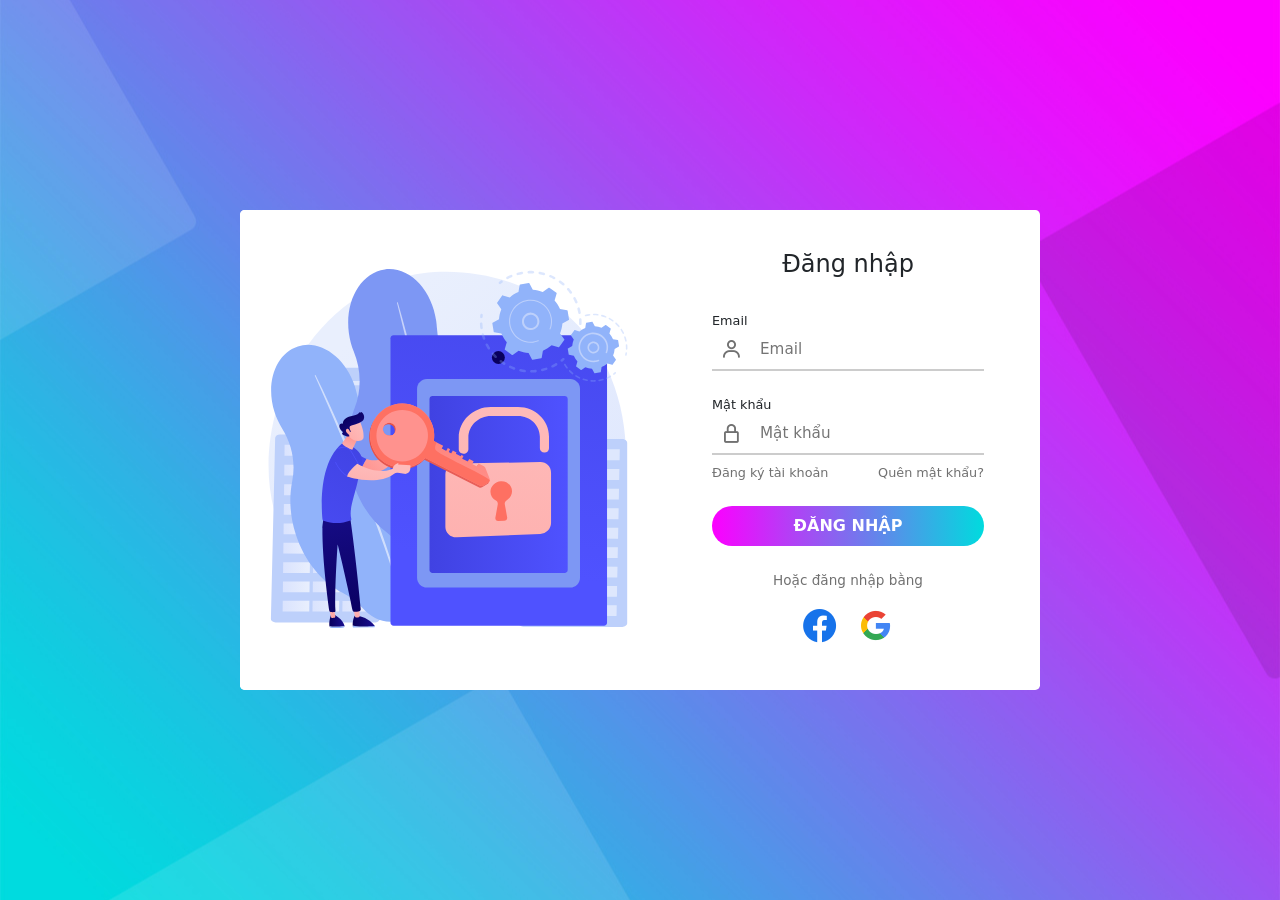
<file: login.html>
<!DOCTYPE html>
<html lang="en">
<head>
    <meta charset="UTF-8">
    <meta name="viewport" content="width=device-width, initial-scale=1.0">
    <title>Đăng nhập</title>

    <!-- Bootstrap -->
    <link href="https://cdn.jsdelivr.net/npm/bootstrap@5.3.2/dist/css/bootstrap.min.css" rel="stylesheet" 
    integrity="sha384-T3c6CoIi6uLrA9TneNEoa7RxnatzjcDSCmG1MXxSR1GAsXEV/Dwwykc2MPK8M2HN" crossorigin="anonymous">
    <script src="https://cdn.jsdelivr.net/npm/bootstrap@5.3.2/dist/js/bootstrap.bundle.min.js" 
    integrity="sha384-C6RzsynM9kWDrMNeT87bh95OGNyZPhcTNXj1NW7RuBCsyN/o0jlpcV8Qyq46cDfL" crossorigin="anonymous" defer></script>

    <!-- Fontawesome -->
    <link rel="stylesheet" href="https://cdnjs.cloudflare.com/ajax/libs/font-awesome/6.5.1/css/all.min.css" 
    integrity="sha512-DTOQO9RWCH3ppGqcWaEA1BIZOC6xxalwEsw9c2QQeAIftl+Vegovlnee1c9QX4TctnWMn13TZye+giMm8e2LwA==" crossorigin="anonymous" referrerpolicy="no-referrer" />

    <!-- Box Icon -->
    <link href='https://unpkg.com/boxicons@2.1.4/css/boxicons.min.css' rel='stylesheet'>

    <!-- CSS -->
    <link type="text/css" rel="stylesheet" href="/css/loader.css">
    <link type="text/css" rel="stylesheet" href="/css/login.css">

</head>
<body>

    <div class="page-loader show">
        <div aria-label="Orange and tan hamster running in a metal wheel" role="img" class="wheel-and-hamster">
            <div class="wheel"></div>
            <div class="hamster">
                <div class="hamster__body">
                    <div class="hamster__head">
                        <div class="hamster__ear"></div>
                        <div class="hamster__eye"></div>
                        <div class="hamster__nose"></div>
                    </div>
                    <div class="hamster__limb hamster__limb--fr"></div>
                    <div class="hamster__limb hamster__limb--fl"></div>
                    <div class="hamster__limb hamster__limb--br"></div>
                    <div class="hamster__limb hamster__limb--bl"></div>
                    <div class="hamster__tail"></div>
                </div>
            </div>
            <div class="spoke"></div>
        </div>
    </div>

    <div class="login-page">
        <div class="login-wrapper d-flex">
            <div class="login-banner">
            </div>
            <div class="login-form-box d-flex flex-column align-items-center justify-content-center">
                <h4 class="text-center mb-4">Đăng nhập</h4>
                <form action="#" method="post" class="login-form d-flex flex-column align-items-center">
                    <div class="d-flex flex-column mt-2">
                        <label class="ac-label" for="login-email">Email</label>
                        <div class="ac-input-box d-flex align-items-center">
                            <i class='bx bx-user'></i>
                            <input type="email" name="login-email" id="login-email" placeholder="Email" autocomplete="off" required>
                            <span class="ac-input-focus"></span>
                        </div>
                    </div>
                    <div class="d-flex flex-column mt-4">
                        <label class=ac-label for="login-password">Mật khẩu</label>
                        <div class="ac-input-box d-flex align-items-center">
                            <i class='bx bx-lock-alt'></i>
                            <input type="password" name="login-password" id="login-password" placeholder="Mật khẩu" required>
                            <span class="ac-input-focus"></span>
                        </div>
                    </div>
                    <div class="register-forgot-action d-flex justify-content-between mt-2">
                        <a href="register.html">Đăng ký tài khoản</a>
                        <a href="#">Quên mật khẩu?</a>
                    </div>
                    <button class="ac-button mt-4" type="submit">Đăng nhập</button>
                </form>
                <div class="login-break d-flex align-items-center mt-4">
                    <p>Hoặc đăng nhập bằng</p>
                </div>
                <div class="other-login-med d-flex gap-3 mt-3">
                    <a href="#">
                        <i class='bx bxl-facebook-circle'></i>
                    </a>
                    <a href="#">
                        <i class='bx bxl-google'></i>
                    </a>
                </div>
            
            </div>
        </div>
    </div>


    <!-- Jquery -->
    <script type="text/javascript" src="https://code.jquery.com/jquery-3.7.1.min.js" defer></script>

    <!-- Javascript -->
    <script type="text/javascript" src="/javascript/layout.js" defer></script>

</body>
</html>
</file>
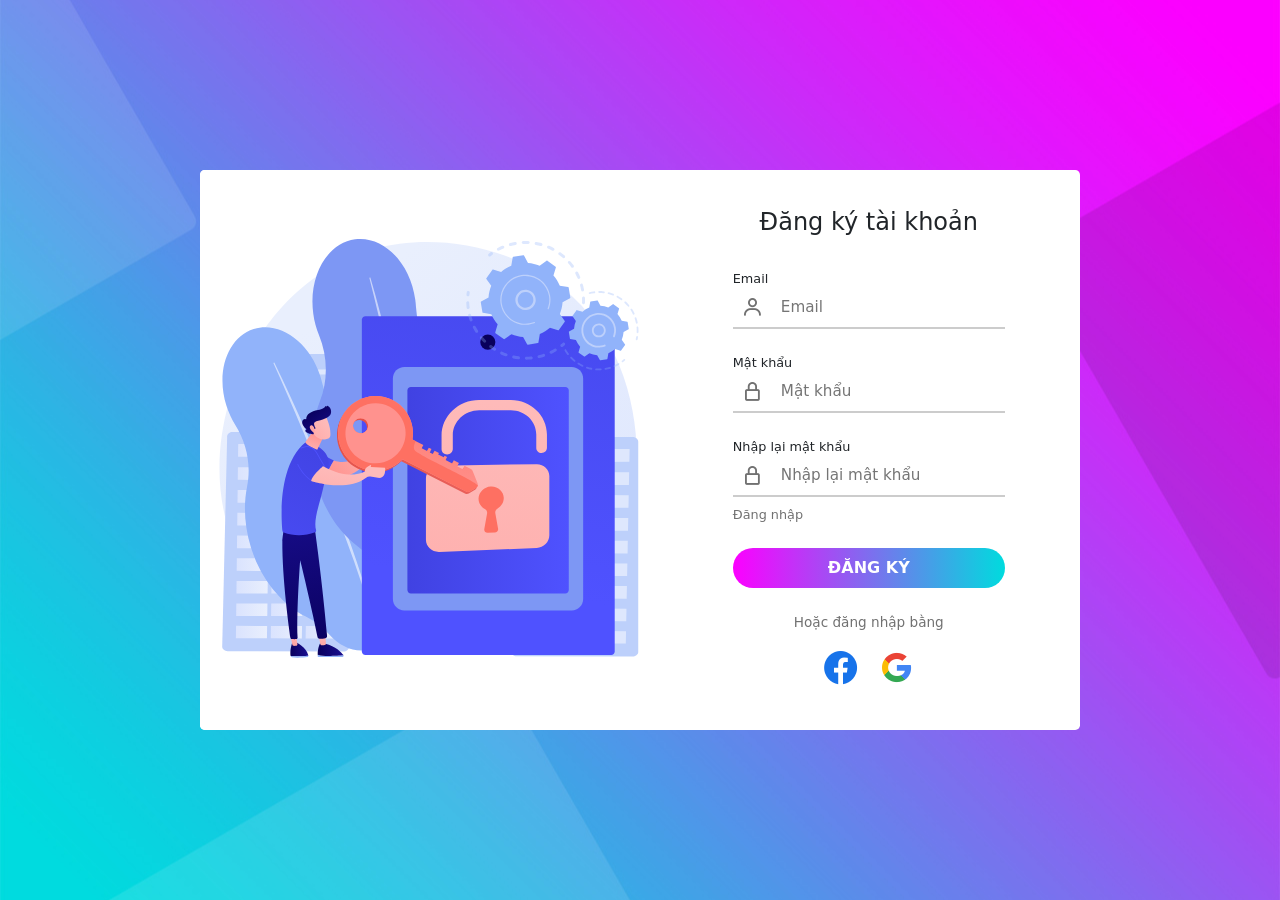
<file: register.html>
<!DOCTYPE html>
<html lang="en">
<head>
    <meta charset="UTF-8">
    <meta name="viewport" content="width=device-width, initial-scale=1.0">
    <title>Đăng ký tài khoản</title>

    <!-- Bootstrap -->
    <link href="https://cdn.jsdelivr.net/npm/bootstrap@5.3.2/dist/css/bootstrap.min.css" rel="stylesheet" 
    integrity="sha384-T3c6CoIi6uLrA9TneNEoa7RxnatzjcDSCmG1MXxSR1GAsXEV/Dwwykc2MPK8M2HN" crossorigin="anonymous">
    <script src="https://cdn.jsdelivr.net/npm/bootstrap@5.3.2/dist/js/bootstrap.bundle.min.js" 
    integrity="sha384-C6RzsynM9kWDrMNeT87bh95OGNyZPhcTNXj1NW7RuBCsyN/o0jlpcV8Qyq46cDfL" crossorigin="anonymous" defer></script>

    <!-- Fontawesome -->
    <link rel="stylesheet" href="https://cdnjs.cloudflare.com/ajax/libs/font-awesome/6.5.1/css/all.min.css" 
    integrity="sha512-DTOQO9RWCH3ppGqcWaEA1BIZOC6xxalwEsw9c2QQeAIftl+Vegovlnee1c9QX4TctnWMn13TZye+giMm8e2LwA==" crossorigin="anonymous" referrerpolicy="no-referrer" />

    <!-- Box Icon -->
    <link href='https://unpkg.com/boxicons@2.1.4/css/boxicons.min.css' rel='stylesheet'>

    <!-- CSS -->
    <link type="text/css" rel="stylesheet" href="/css/loader.css">
    <link type="text/css" rel="stylesheet" href="/css/login.css">

</head>
<body>

    <div class="page-loader show">
        <div aria-label="Orange and tan hamster running in a metal wheel" role="img" class="wheel-and-hamster">
            <div class="wheel"></div>
            <div class="hamster">
                <div class="hamster__body">
                    <div class="hamster__head">
                        <div class="hamster__ear"></div>
                        <div class="hamster__eye"></div>
                        <div class="hamster__nose"></div>
                    </div>
                    <div class="hamster__limb hamster__limb--fr"></div>
                    <div class="hamster__limb hamster__limb--fl"></div>
                    <div class="hamster__limb hamster__limb--br"></div>
                    <div class="hamster__limb hamster__limb--bl"></div>
                    <div class="hamster__tail"></div>
                </div>
            </div>
            <div class="spoke"></div>
        </div>
    </div>

    <div class="register-page">
        <div class="register-wrapper d-flex">
            <div class="register-banner">
            </div>
            <div class="register-form-box d-flex flex-column align-items-center justify-content-center">
                <h4 class="text-center mb-4">Đăng ký tài khoản</h4>
                <form action="#" method="post" class="register-form d-flex flex-column align-items-center">
                    <div class="d-flex flex-column mt-2">
                        <label class="ac-label" for="register-email">Email</label>
                        <div class="ac-input-box d-flex align-items-center">
                            <i class='bx bx-user'></i>
                            <input type="email" name="register-email" id="register-email" placeholder="Email" autocomplete="off" required>
                            <span class="ac-input-focus"></span>
                        </div>
                    </div>
                    <div class="d-flex flex-column mt-4">
                        <label class=ac-label for="register-password">Mật khẩu</label>
                        <div class="ac-input-box d-flex align-items-center">
                            <i class='bx bx-lock-alt'></i>
                            <input type="password" name="register-password" id="register-password" placeholder="Mật khẩu" required>
                            <span class="ac-input-focus"></span>
                        </div>
                    </div>
                    <div class="d-flex flex-column mt-4">
                        <label class=ac-label for="register-password-1">Nhập lại mật khẩu</label>
                        <div class="ac-input-box d-flex align-items-center">
                            <i class='bx bx-lock-alt'></i>
                            <input type="password" name="register-password-1" id="register-password-1" placeholder="Nhập lại mật khẩu" required>
                            <span class="ac-input-focus"></span>
                        </div>
                    </div>
                    <div class="register-forgot-action d-flex justify-content-between mt-2">
                        <a href="login.html">Đăng nhập</a>
                    </div>
                    <button class="ac-button mt-4" type="submit">Đăng ký</button>
                </form>
                <div class="login-break d-flex align-items-center mt-4">
                    <p>Hoặc đăng nhập bằng</p>
                </div>
                <div class="other-login-med d-flex gap-3 mt-3">
                    <a href="#">
                        <i class='bx bxl-facebook-circle'></i>
                    </a>
                    <a href="#">
                        <i class='bx bxl-google'></i>
                    </a>
                </div>
            
            </div>
        </div>
    </div>


        <!-- Jquery -->
        <script type="text/javascript" src="https://code.jquery.com/jquery-3.7.1.min.js" defer></script>

        <!-- Javascript -->
        <script type="text/javascript" src="/javascript/layout.js" defer></script>

</body>
</html>
</file>
<file: css/loader.css>
.page-loader {
    position: fixed;
    top: 0;
    left: 0;
    width: 100vw;
    height: 100vh;
    display: grid;
    place-items: center;
    background: #212121;
    visibility: hidden;
    opacity: 0;
    transition: .3s ease-in-out;
    z-index: 100;
}

.page-loader.show {
    opacity: 1;
    left: 0;
    visibility: visible;
}

.page-loader.show .wheel-and-hamster {
  opacity: 1;
}

.wheel-and-hamster {
    --dur: 1s;
    position: relative;
    width: 12em;
    height: 12em;
    font-size: 14px;
    opacity: 0;
    transition: all .1s ease;
  }
  
  .wheel,
  .hamster,
  .hamster div,
  .spoke {
    position: absolute;
  }
  
  .wheel,
  .spoke {
    border-radius: 50%;
    top: 0;
    left: 0;
    width: 100%;
    height: 100%;
  }
  
  .wheel {
    background: radial-gradient(100% 100% at center,hsla(0,0%,60%,0) 47.8%,hsl(0,0%,60%) 48%);
    z-index: 2;
  }
  
  .hamster {
    animation: hamster var(--dur) ease-in-out infinite;
    top: 50%;
    left: calc(50% - 3.5em);
    width: 7em;
    height: 3.75em;
    transform: rotate(4deg) translate(-0.8em,1.85em);
    transform-origin: 50% 0;
    z-index: 1;
  }
  
  .hamster__head {
    animation: hamsterHead var(--dur) ease-in-out infinite;
    background: hsl(30,90%,55%);
    border-radius: 70% 30% 0 100% / 40% 25% 25% 60%;
    box-shadow: 0 -0.25em 0 hsl(30,90%,80%) inset,
          0.75em -1.55em 0 hsl(30,90%,90%) inset;
    top: 0;
    left: -2em;
    width: 2.75em;
    height: 2.5em;
    transform-origin: 100% 50%;
  }
  
  .hamster__ear {
    animation: hamsterEar var(--dur) ease-in-out infinite;
    background: hsl(0,90%,85%);
    border-radius: 50%;
    box-shadow: -0.25em 0 hsl(30,90%,55%) inset;
    top: -0.25em;
    right: -0.25em;
    width: 0.75em;
    height: 0.75em;
    transform-origin: 50% 75%;
  }
  
  .hamster__eye {
    animation: hamsterEye var(--dur) linear infinite;
    background-color: hsl(0,0%,0%);
    border-radius: 50%;
    top: 0.375em;
    left: 1.25em;
    width: 0.5em;
    height: 0.5em;
  }
  
  .hamster__nose {
    background: hsl(0,90%,75%);
    border-radius: 35% 65% 85% 15% / 70% 50% 50% 30%;
    top: 0.75em;
    left: 0;
    width: 0.2em;
    height: 0.25em;
  }
  
  .hamster__body {
    animation: hamsterBody var(--dur) ease-in-out infinite;
    background: hsl(30,90%,90%);
    border-radius: 50% 30% 50% 30% / 15% 60% 40% 40%;
    box-shadow: 0.1em 0.75em 0 hsl(30,90%,55%) inset,
          0.15em -0.5em 0 hsl(30,90%,80%) inset;
    top: 0.25em;
    left: 2em;
    width: 4.5em;
    height: 3em;
    transform-origin: 17% 50%;
    transform-style: preserve-3d;
  }
  
  .hamster__limb--fr,
  .hamster__limb--fl {
    clip-path: polygon(0 0,100% 0,70% 80%,60% 100%,0% 100%,40% 80%);
    top: 2em;
    left: 0.5em;
    width: 1em;
    height: 1.5em;
    transform-origin: 50% 0;
  }
  
  .hamster__limb--fr {
    animation: hamsterFRLimb var(--dur) linear infinite;
    background: linear-gradient(hsl(30,90%,80%) 80%,hsl(0,90%,75%) 80%);
    transform: rotate(15deg) translateZ(-1px);
  }
  
  .hamster__limb--fl {
    animation: hamsterFLLimb var(--dur) linear infinite;
    background: linear-gradient(hsl(30,90%,90%) 80%,hsl(0,90%,85%) 80%);
    transform: rotate(15deg);
  }
  
  .hamster__limb--br,
  .hamster__limb--bl {
    border-radius: 0.75em 0.75em 0 0;
    clip-path: polygon(0 0,100% 0,100% 30%,70% 90%,70% 100%,30% 100%,40% 90%,0% 30%);
    top: 1em;
    left: 2.8em;
    width: 1.5em;
    height: 2.5em;
    transform-origin: 50% 30%;
  }
  
  .hamster__limb--br {
    animation: hamsterBRLimb var(--dur) linear infinite;
    background: linear-gradient(hsl(30,90%,80%) 90%,hsl(0,90%,75%) 90%);
    transform: rotate(-25deg) translateZ(-1px);
  }
  
  .hamster__limb--bl {
    animation: hamsterBLLimb var(--dur) linear infinite;
    background: linear-gradient(hsl(30,90%,90%) 90%,hsl(0,90%,85%) 90%);
    transform: rotate(-25deg);
  }
  
  .hamster__tail {
    animation: hamsterTail var(--dur) linear infinite;
    background: hsl(0,90%,85%);
    border-radius: 0.25em 50% 50% 0.25em;
    box-shadow: 0 -0.2em 0 hsl(0,90%,75%) inset;
    top: 1.5em;
    right: -0.5em;
    width: 1em;
    height: 0.5em;
    transform: rotate(30deg) translateZ(-1px);
    transform-origin: 0.25em 0.25em;
  }
  
  .spoke {
    animation: spoke var(--dur) linear infinite;
    background: radial-gradient(100% 100% at center,hsl(0,0%,60%) 4.8%,hsla(0,0%,60%,0) 5%),
          linear-gradient(hsla(0,0%,55%,0) 46.9%,hsl(0,0%,65%) 47% 52.9%,hsla(0,0%,65%,0) 53%) 50% 50% / 99% 99% no-repeat;
  }
  
  /* Animations */
  @keyframes hamster {
    from, to {
      transform: rotate(4deg) translate(-0.8em,1.85em);
    }
  
    50% {
      transform: rotate(0) translate(-0.8em,1.85em);
    }
  }
  
  @keyframes hamsterHead {
    from, 25%, 50%, 75%, to {
      transform: rotate(0);
    }
  
    12.5%, 37.5%, 62.5%, 87.5% {
      transform: rotate(8deg);
    }
  }
  
  @keyframes hamsterEye {
    from, 90%, to {
      transform: scaleY(1);
    }
  
    95% {
      transform: scaleY(0);
    }
  }
  
  @keyframes hamsterEar {
    from, 25%, 50%, 75%, to {
      transform: rotate(0);
    }
  
    12.5%, 37.5%, 62.5%, 87.5% {
      transform: rotate(12deg);
    }
  }
  
  @keyframes hamsterBody {
    from, 25%, 50%, 75%, to {
      transform: rotate(0);
    }
  
    12.5%, 37.5%, 62.5%, 87.5% {
      transform: rotate(-2deg);
    }
  }
  
  @keyframes hamsterFRLimb {
    from, 25%, 50%, 75%, to {
      transform: rotate(50deg) translateZ(-1px);
    }
  
    12.5%, 37.5%, 62.5%, 87.5% {
      transform: rotate(-30deg) translateZ(-1px);
    }
  }
  
  @keyframes hamsterFLLimb {
    from, 25%, 50%, 75%, to {
      transform: rotate(-30deg);
    }
  
    12.5%, 37.5%, 62.5%, 87.5% {
      transform: rotate(50deg);
    }
  }
  
  @keyframes hamsterBRLimb {
    from, 25%, 50%, 75%, to {
      transform: rotate(-60deg) translateZ(-1px);
    }
  
    12.5%, 37.5%, 62.5%, 87.5% {
      transform: rotate(20deg) translateZ(-1px);
    }
  }
  
  @keyframes hamsterBLLimb {
    from, 25%, 50%, 75%, to {
      transform: rotate(20deg);
    }
  
    12.5%, 37.5%, 62.5%, 87.5% {
      transform: rotate(-60deg);
    }
  }
  
  @keyframes hamsterTail {
    from, 25%, 50%, 75%, to {
      transform: rotate(30deg) translateZ(-1px);
    }
  
    12.5%, 37.5%, 62.5%, 87.5% {
      transform: rotate(10deg) translateZ(-1px);
    }
  }
  
  @keyframes spoke {
    from {
      transform: rotate(0);
    }
  
    to {
      transform: rotate(-1turn);
    }
  }
</file>
<file: css/login.css>
* {
    padding: 0;
    margin: 0;
}

body {
    background-image: url(/images/bg-01.jpg);
    background-repeat: no-repeat;
    background-position: center;
    background-size: cover;
}

.login-page, .register-page {
    width: 100vw;
    height: 100vh;
    display: grid;
    place-items: center;
}

.login-wrapper, .register-wrapper {
    width: 50rem;
    height: 30rem;
    background: #fff;
    border-radius: 0.3rem;
    overflow: hidden;
}

.register-wrapper {
    height: 35rem;
    width: 55rem;
}

.login-banner, .register-banner {
    width: 52%;
    height: 100%;
    background-image: url(/images/12085707_20944201.svg);
    background-size: cover;
    background-repeat: no-repeat;
    background-position: center;
}

.login-form-box, .register-form-box {
    width: 48%;
    padding: 1rem;
}

.ac-input-box {
    border-bottom: 2px solid #ccc;
    width: 17rem;
    padding: 0 0.5rem;
    position: relative;
}

.ac-label {
    font-size: 0.8rem;
    font-weight: 500;
}

.ac-input-box input {
    border: none;
    outline: none;
    padding: 0.5rem 0;
    font-size: 0.95em;
    width: calc(100% - 2.5rem);
    font-weight: 500;
}

.ac-input-box i {
    width: 2.5rem;
    font-size: 1.4rem;
    color: #717171;
}

.ac-input-focus {
    position: absolute;
    bottom: -2px;
    left: 0;
    background: #717171;
    height: 2px;
    width: 0;
}

.ac-input-box input:focus ~ .ac-input-focus {
    width: 100%;
    transition: .5s ease-in-out;
}

.ac-button {
    background: -webkit-linear-gradient(right,#00dbde,#fc00ff,#00dbde,#fc00ff);
    background-size: 300%;
    width: 100%;
    text-align: center;
    text-transform: uppercase;
    font-weight: 700;
    color: #fff;
    padding: 0.5rem 0;
    border-radius: 2rem;
    border: none;
    outline: none;
}

.ac-button:hover {
    background-position: -100%;
    transition: .7s ease;
}

.submit-button {
    font-weight: 700;
    padding: 0.6rem 1.5rem;
    font-size: 0.96rem;
}

.register-forgot-action {
    width: 100%;
}

.register-forgot-action a {
    font-size: 0.8rem;
    text-decoration: none;
    color: #717171;
    font-weight: 500;
}

.login-break p {
    font-size: 0.85rem;
    color: #717171;
    font-weight: 500;
    background-color: #fff;
    margin: 0 0.5rem;
}

.other-login-med i {
    font-size: 2.5rem;
}

.other-login-med .bxl-facebook-circle {
    color: #1773ea;
}

.other-login-med .bxl-google {
    background: conic-gradient(from -45deg, #ea4335 110deg, #4285f4 90deg 180deg, 
     #34a853 180deg 270deg, #fbbc05 270deg) 73% 55%/150% 150% no-repeat;
     -webkit-background-clip: text;
     background-clip: text;
     color: transparent;
     -webkit-text-fill-color: transparent;
}

/* For mobile */
@media screen and (max-width: 767px) {
    * {
        font-size: 14px;
    }

    .login-wrapper, .register-wrapper {
        width: 20rem;
        max-width: 90%;
        max-height: 90%;
    }

    .login-banner, .register-banner {
        display: none;
    }

    .login-form-box {
        padding: 25px !important;
    }

    .login-form-box, .register-form-box, .login-form, .login-form > div {
        width: 100%;
    }

    .ac-input-box {
        width: 100%;
    }

}
</file>
